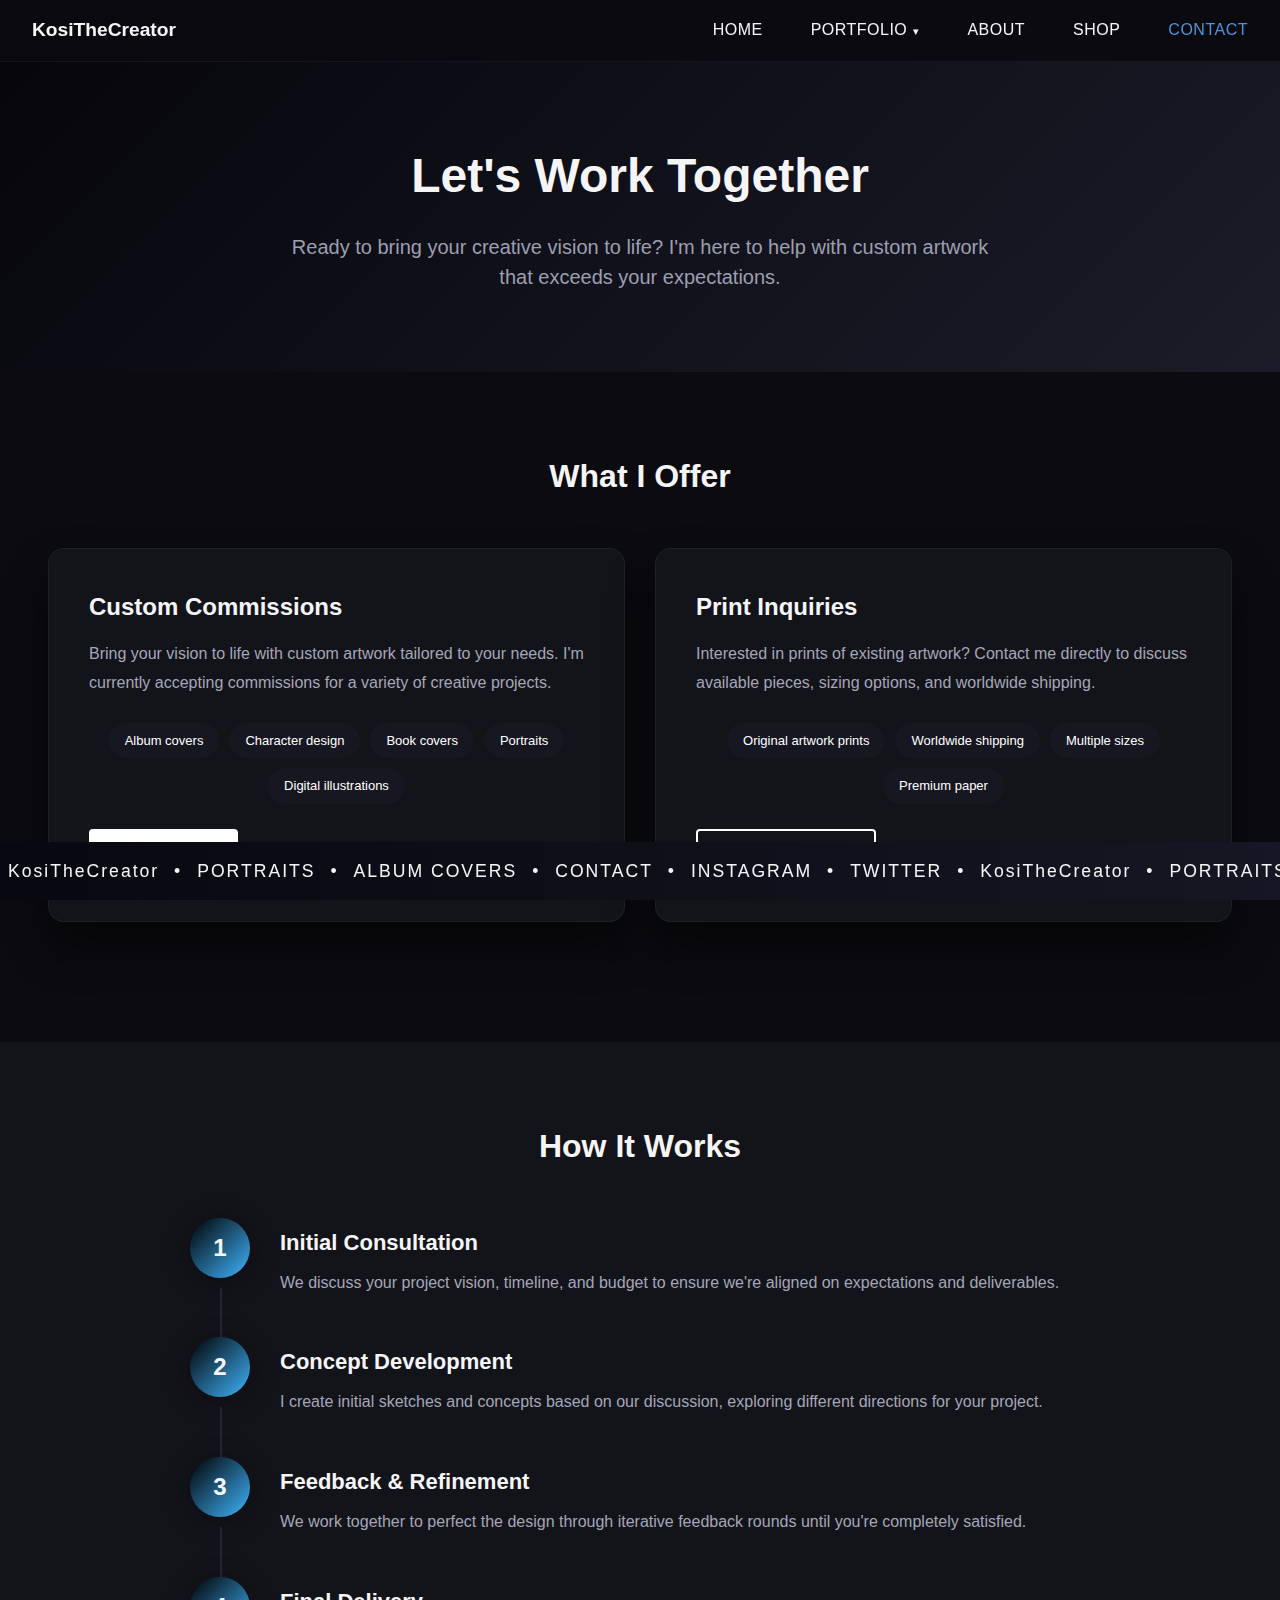
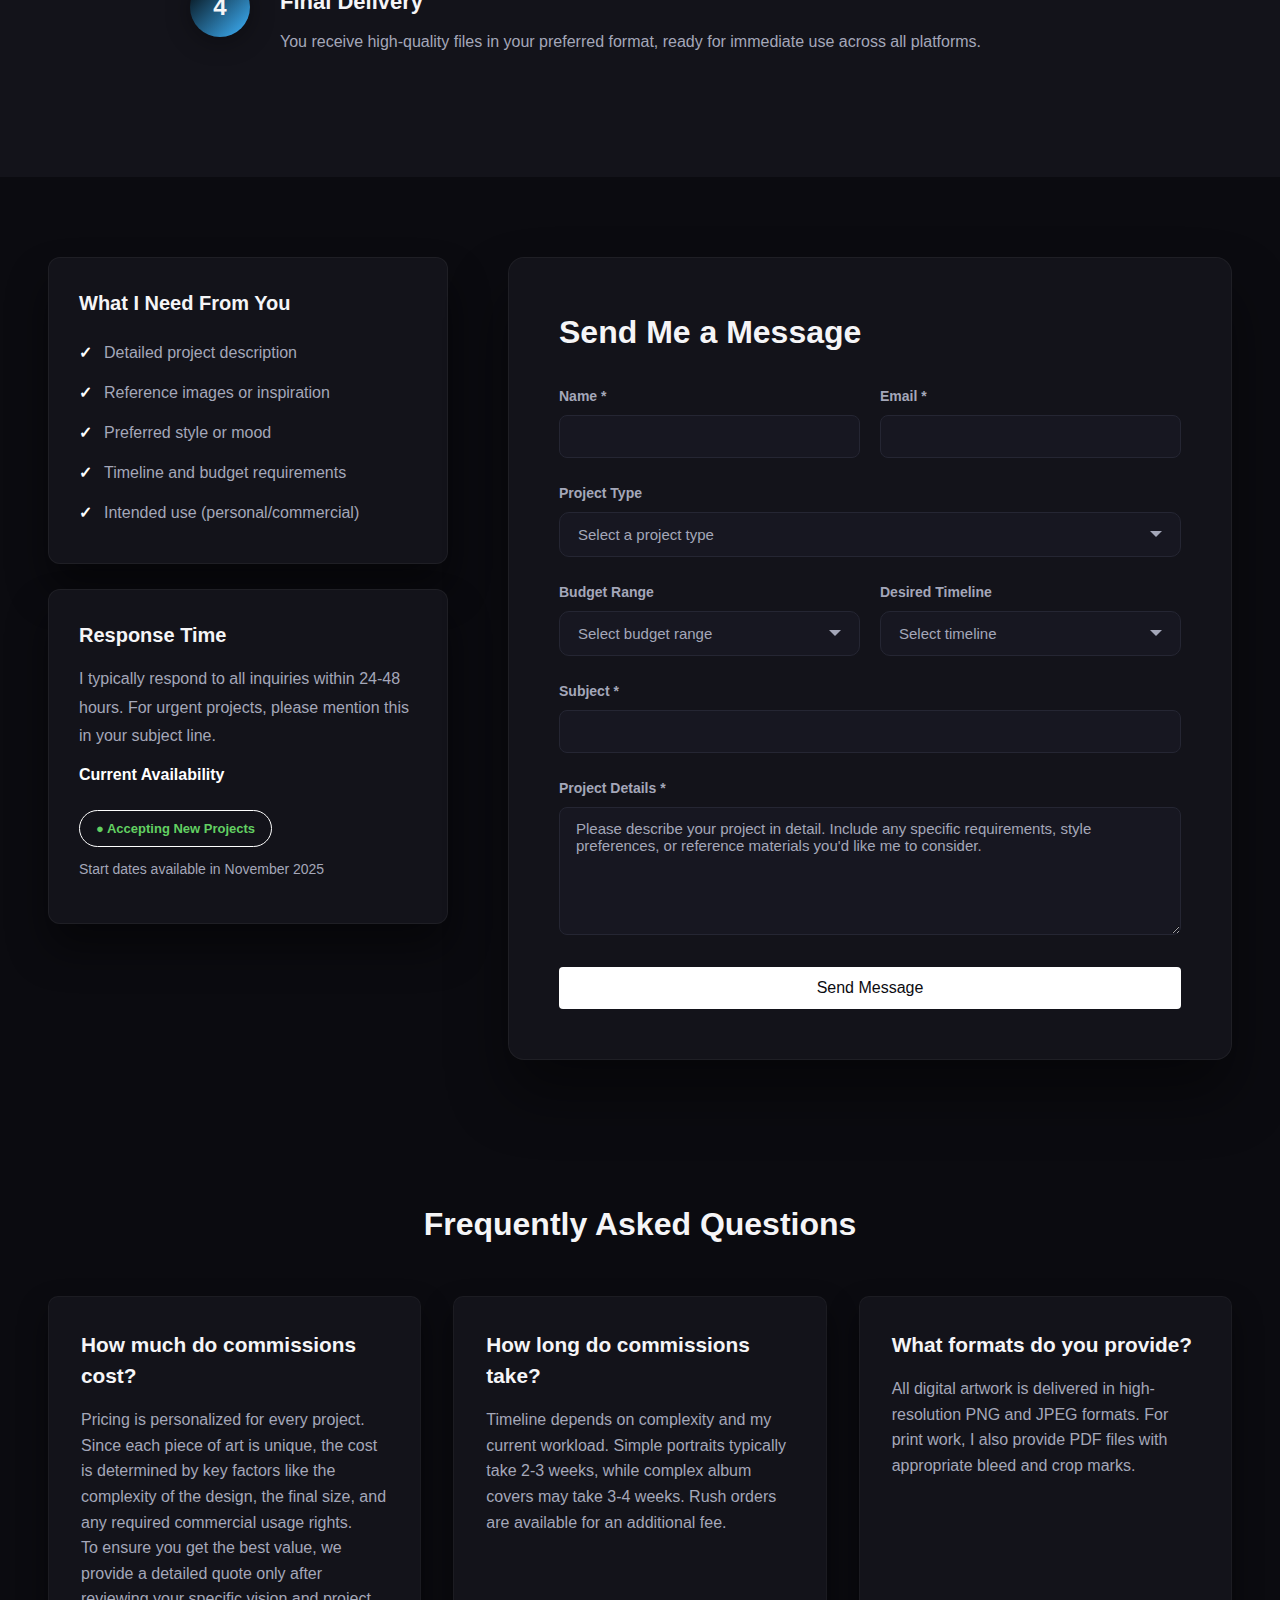
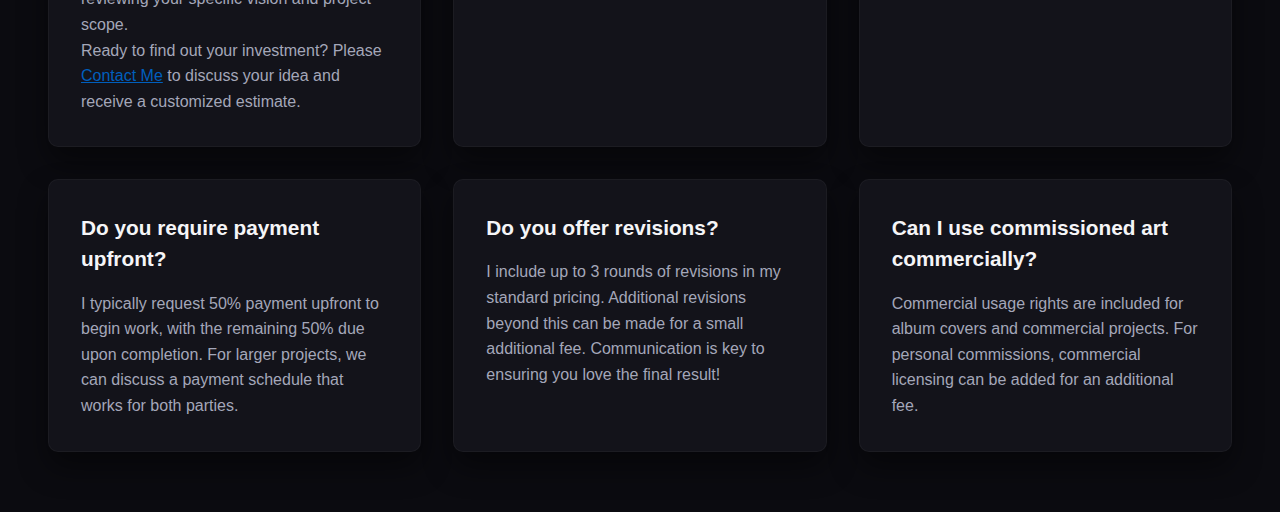
<file: contact.html>
<!DOCTYPE html>
<html lang="en">
<head>
    <meta charset="UTF-8">
    <meta name="viewport" content="width=device-width, initial-scale=1.0">
    <title>Contact - KosiTheCreator</title>
    <link rel="stylesheet" href="styles.css">
    <link rel="icon" type="image/x-icon" sizes="32x32" href="[data-uri]">
</head>
<body>
    <nav class="top-nav">
        <div class="nav-container">
            <div class="logo"><a href="index.html">KosiTheCreator</a></div>
            <ul class="nav-links">
                <li><a href="index.html">HOME</a></li>
                <li class="has-dropdown">
                    <a href="portfolio.html">PORTFOLIO</a>
                    <div class="dropdown-menu">
                        <a href="portfolio.html">PORTRAITS</a>
                        <a href="portfolio-albums.html">ALBUM COVERS</a>
                    </div>
                </li>
                <li><a href="about.html">ABOUT</a></li>
                <li><a href="shop.html">SHOP</a></li>
                <li><a href="contact.html" class="active">CONTACT</a></li>
            </ul>
            <div class="mobile-menu">
                <span></span>
                <span></span>
                <span></span>
            </div>
        </div>
    </nav>

    <section class="hero-section">
        <div class="container">
            <h1>Let's Work Together</h1>
            <p>Ready to bring your creative vision to life? I'm here to help with custom artwork that exceeds your expectations.</p>
        </div>
    </section>

    <section class="services-section">
        <div class="container">
            <h2 class="section-title">What I Offer</h2>
            <div class="services-grid">
                <div class="service-card">
                    <h3>Custom Commissions</h3>
                    <p>Bring your vision to life with custom artwork tailored to your needs. I'm currently accepting commissions for a variety of creative projects.</p>
                    <div class="service-tags">
                        <span class="service-tag">Album covers</span>
                        <span class="service-tag">Character design</span>
                        <span class="service-tag">Book covers</span>
                        <span class="service-tag">Portraits</span>
                        <span class="service-tag">Digital illustrations</span>
                    </div>
                    <a href="#contact-form" class="btn btn-primary">Start a Project</a>
                </div>
                <div class="service-card">
                    <h3>Print Inquiries</h3>
                    <p>Interested in prints of existing artwork? Contact me directly to discuss available pieces, sizing options, and worldwide shipping.</p>
                    <div class="service-tags">
                        <span class="service-tag">Original artwork prints</span>
                        <span class="service-tag">Worldwide shipping</span>
                        <span class="service-tag">Multiple sizes</span>
                        <span class="service-tag">Premium paper</span>
                    </div>
                    <a href="#contact-form" class="btn btn-secondary">Request Print Info</a>
                </div>
            </div>
        </div>
    </section>

    <section class="process-section">
        <div class="container">
            <h2 class="section-title">How It Works</h2>
            <div class="process-timeline">
                <div class="process-step">
                    <div class="step-number">1</div>
                    <div class="step-content">
                        <h3>Initial Consultation</h3>
                        <p>We discuss your project vision, timeline, and budget to ensure we're aligned on expectations and deliverables.</p>
                    </div>
                </div>
                <div class="process-step">
                    <div class="step-number">2</div>
                    <div class="step-content">
                        <h3>Concept Development</h3>
                        <p>I create initial sketches and concepts based on our discussion, exploring different directions for your project.</p>
                    </div>
                </div>
                <div class="process-step">
                    <div class="step-number">3</div>
                    <div class="step-content">
                        <h3>Feedback & Refinement</h3>
                        <p>We work together to perfect the design through iterative feedback rounds until you're completely satisfied.</p>
                    </div>
                </div>
                <div class="process-step">
                    <div class="step-number">4</div>
                    <div class="step-content">
                        <h3>Final Delivery</h3>
                        <p>You receive high-quality files in your preferred format, ready for immediate use across all platforms.</p>
                    </div>
                </div>
            </div>
        </div>
    </section>

    <section class="contact-section" id="contact-form">
        <div class="container">
            <div class="contact-grid">
                <div class="contact-sidebar">
                    <div class="info-card">
                        <h3>What I Need From You</h3>
                        <ul>
                            <li>Detailed project description</li>
                            <li>Reference images or inspiration</li>
                            <li>Preferred style or mood</li>
                            <li>Timeline and budget requirements</li>
                            <li>Intended use (personal/commercial)</li>
                        </ul>
                    </div>
                    <div class="info-card">
                        <h3>Response Time</h3>
                        <p>I typically respond to all inquiries within 24-48 hours. For urgent projects, please mention this in your subject line.</p>
                        <p><strong>Current Availability</strong></p>
                        <span class="availability-badge">● Accepting New Projects</span>
                        <p style="margin-top: 10px; font-size: 14px;">Start dates available in November 2025</p>
                    </div>
                </div>
                <div class="contact-form">
                    <h2>Send Me a Message</h2>
                    <form id="commission-form">
                        <div class="form-row">
                            <div class="form-group">
                                <label for="name">Name *</label>
                                <input type="text" id="name" name="name" required>
                            </div>
                            <div class="form-group">
                                <label for="email">Email *</label>
                                <input type="email" id="email" name="email" required>
                            </div>
                        </div>
                                                <div class="form-group">
                            <label>Project Type</label>
                            <div class="custom-dropdown" data-name="project-type">
                                <div class="dropdown-selected placeholder">
                                    <span>Select a project type</span>
                                    <div class="dropdown-arrow"></div>
                                </div>
                                <div class="dropdown-options">
                                    <div class="dropdown-option" data-value="album-cover">Album Cover Design</div>
                                    <div class="dropdown-option" data-value="book-cover">Book Cover Design</div>
                                    <div class="dropdown-option" data-value="character-design">Character Design</div>
                                    <div class="dropdown-option" data-value="portrait">Portrait Commission</div>
                                    <div class="dropdown-option" data-value="illustration">Custom Illustration</div>
                                    <div class="dropdown-option" data-value="print-inquiry">Print Inquiry</div>
                                    <div class="dropdown-option" data-value="other">Other</div>
                                </div>
                            </div>
                        </div>

                        <div class="form-row">
                                                    <div class="form-group">
                            <label>Budget Range</label>
                            <div class="custom-dropdown" data-name="budget">
                                <div class="dropdown-selected placeholder">
                                    <span>Select budget range</span>
                                    <div class="dropdown-arrow"></div>
                                </div>
                                <div class="dropdown-options">
                                    <div class="dropdown-option" data-value="under-200">Under $200</div>
                                    <div class="dropdown-option" data-value="200-500">$200 - $500</div>
                                    <div class="dropdown-option" data-value="500-1000">$500 - $1,000</div>
                                    <div class="dropdown-option" data-value="1000-plus">$1,000+</div>
                                    <div class="dropdown-option" data-value="discuss">Prefer to discuss</div>
                                </div>
                            </div>
                        </div>

                                                    <div class="form-group">
                            <label>Desired Timeline</label>
                            <div class="custom-dropdown" data-name="timeline">
                                <div class="dropdown-selected placeholder">
                                    <span>Select timeline</span>
                                    <div class="dropdown-arrow"></div>
                                </div>
                                <div class="dropdown-options">
                                    <div class="dropdown-option" data-value="flexible">Flexible</div>
                                    <div class="dropdown-option" data-value="2-3-weeks">2-3 weeks</div>
                                    <div class="dropdown-option" data-value="1-month">1 month</div>
                                    <div class="dropdown-option" data-value="2-months">2+ months</div>
                                    <div class="dropdown-option" data-value="rush">Rush (additional fee)</div>
                                </div>
                            </div>
                        </div>

                        </div>
                        <div class="form-group">
                            <label for="subject">Subject *</label>
                            <input type="text" id="subject" name="subject" required>
                        </div>
                        <div class="form-group">
                            <label for="message">Project Details *</label>
                            <textarea id="message" name="message" rows="6" placeholder="Please describe your project in detail. Include any specific requirements, style preferences, or reference materials you'd like me to consider." required></textarea>
                        </div>
                        <button type="submit" class="btn btn-primary">Send Message</button>
                    </form>
                </div>
            </div>
        </div>
    </section>

    <section class="contact-faq">
        <div class="container">
            <h2 class="section-title">Frequently Asked Questions</h2>
            <div class="faq-grid">
                <div class="faq-item">
                    <h3>How much do commissions cost?</h3>
                    <p>Pricing is personalized for every project. Since each piece of art is unique, the cost is determined by key factors like the complexity of the design, the final size, and any required commercial usage rights.</p>
                    <p>To ensure you get the best value, we provide a detailed quote only after reviewing your specific vision and project scope.</p>
                    <p>Ready to find out your investment? Please <a href="#contact-form">Contact Me</a> to discuss your idea and receive a customized estimate.</p>
                </div>
                <div class="faq-item">
                    <h3>How long do commissions take?</h3>
                    <p>Timeline depends on complexity and my current workload. Simple portraits typically take 2-3 weeks, while complex album covers may take 3-4 weeks. Rush orders are available for an additional fee.</p>
                </div>
                <div class="faq-item">
                    <h3>What formats do you provide?</h3>
                    <p>All digital artwork is delivered in high-resolution PNG and JPEG formats. For print work, I also provide PDF files with appropriate bleed and crop marks.</p>
                </div>
                <div class="faq-item">
                    <h3>Do you require payment upfront?</h3>
                    <p>I typically request 50% payment upfront to begin work, with the remaining 50% due upon completion. For larger projects, we can discuss a payment schedule that works for both parties.</p>
                </div>
                <div class="faq-item">
                    <h3>Do you offer revisions?</h3>
                    <p>I include up to 3 rounds of revisions in my standard pricing. Additional revisions beyond this can be made for a small additional fee. Communication is key to ensuring you love the final result!</p>
                </div>
                <div class="faq-item">
                    <h3>Can I use commissioned art commercially?</h3>
                    <p>Commercial usage rights are included for album covers and commercial projects. For personal commissions, commercial licensing can be added for an additional fee.</p>
                </div>
            </div>
        </div>
    </section>

    <div class="scrolling-nav">
        <div class="marquee">
            <span>
                <a href="index.html">KosiTheCreator</a> • 
                <a href="portfolio.html">PORTRAITS</a> • 
                <a href="portfolio-albums.html">ALBUM COVERS</a> • 
                <a href="contact.html">CONTACT</a> • 
                <a href="https://www.instagram.com/KosiTheCreator/" target="_blank" rel="noopener noreferrer">INSTAGRAM</a> • 
                <a href="https://x.com/kosithecreator" target="_blank" rel="noopener noreferrer">TWITTER</a> • 
                <a href="index.html">KosiTheCreator</a> • 
                <a href="portfolio.html">PORTRAITS</a> • 
                <a href="portfolio-albums.html">ALBUM COVERS</a> • 
                <a href="contact.html">CONTACT</a> • 
                <a href="https://www.instagram.com/KosiTheCreator/" target="_blank" rel="noopener noreferrer">INSTAGRAM</a> • 
                <a href="https://x.com/kosithecreator" target="_blank" rel="noopener noreferrer">TWITTER</a> • 
            </span>
        </div>
    </div>
<!-- 
    <footer>
        <div class="container">
            <p>&copy; 2024 KosiTheCreator. All rights reserved.</p>
        </div>
    </footer> -->

    <script>
        document.querySelectorAll('a[href^="#"]').forEach(anchor => {
            anchor.addEventListener('click', function (e) {
                const target = document.querySelector(this.getAttribute('href'));
                if (target) {
                    e.preventDefault();
                    target.scrollIntoView({ behavior: 'smooth', block: 'start' });
                }
            });
        });

        const form = document.getElementById('commission-form');
        if (form) {
            form.addEventListener('submit', function(e) {
                e.preventDefault();
                const formData = {
                    name: document.getElementById('name').value,
                    email: document.getElementById('email').value,
                    message: document.getElementById('message').value
                };
                document.querySelectorAll('.custom-dropdown').forEach(dropdown => {
                    formData[dropdown.dataset.name] = dropdown.dataset.value || '';
                });
                console.log('Form Data:', formData);
                alert('Thank you for your inquiry! I will respond within 24-48 hours.');
                form.reset();
                document.querySelectorAll('.dropdown-selected').forEach(selected => {
                    selected.classList.add('placeholder');
                    selected.querySelector('span').textContent = selected.parentElement.dataset.name.includes('budget') ? 'Select budget range' : selected.parentElement.dataset.name === 'project-type' ? 'Select a project type' : 'Select timeline';
                });
                document.querySelectorAll('.dropdown-option').forEach(option => option.classList.remove('selected'));
                document.querySelectorAll('.custom-dropdown').forEach(dropdown => delete dropdown.dataset.value);
            });
        }

        document.querySelectorAll('.custom-dropdown').forEach(dropdown => {
            const selected = dropdown.querySelector('.dropdown-selected');
            const options = dropdown.querySelector('.dropdown-options');
            const optionElements = dropdown.querySelectorAll('.dropdown-option');

            const closeDropdown = () => {
                options.classList.remove('show');
                selected.classList.remove('active');
            };

            selected.addEventListener('click', (e) => {
                e.stopPropagation();
                const isOpen = options.classList.contains('show');
                document.querySelectorAll('.dropdown-options').forEach(opt => {
                    opt.classList.remove('show');
                    opt.previousElementSibling.classList.remove('active');
                });
                if (!isOpen) {
                    options.classList.add('show');
                    selected.classList.add('active');
                }
            });

            optionElements.forEach(option => {
                option.addEventListener('click', () => {
                    const value = option.dataset.value;
                    selected.querySelector('span').textContent = option.textContent;
                    selected.classList.remove('placeholder');
                    optionElements.forEach(opt => opt.classList.remove('selected'));
                    option.classList.add('selected');
                    dropdown.dataset.value = value;
                    closeDropdown();
                });
            });
        });

        document.addEventListener('click', () => {
            document.querySelectorAll('.dropdown-options').forEach(options => {
                options.classList.remove('show');
                options.previousElementSibling.classList.remove('active');
            });
        });
    </script>
    <script src="script.js"></script>
</body>
</html>
</file>
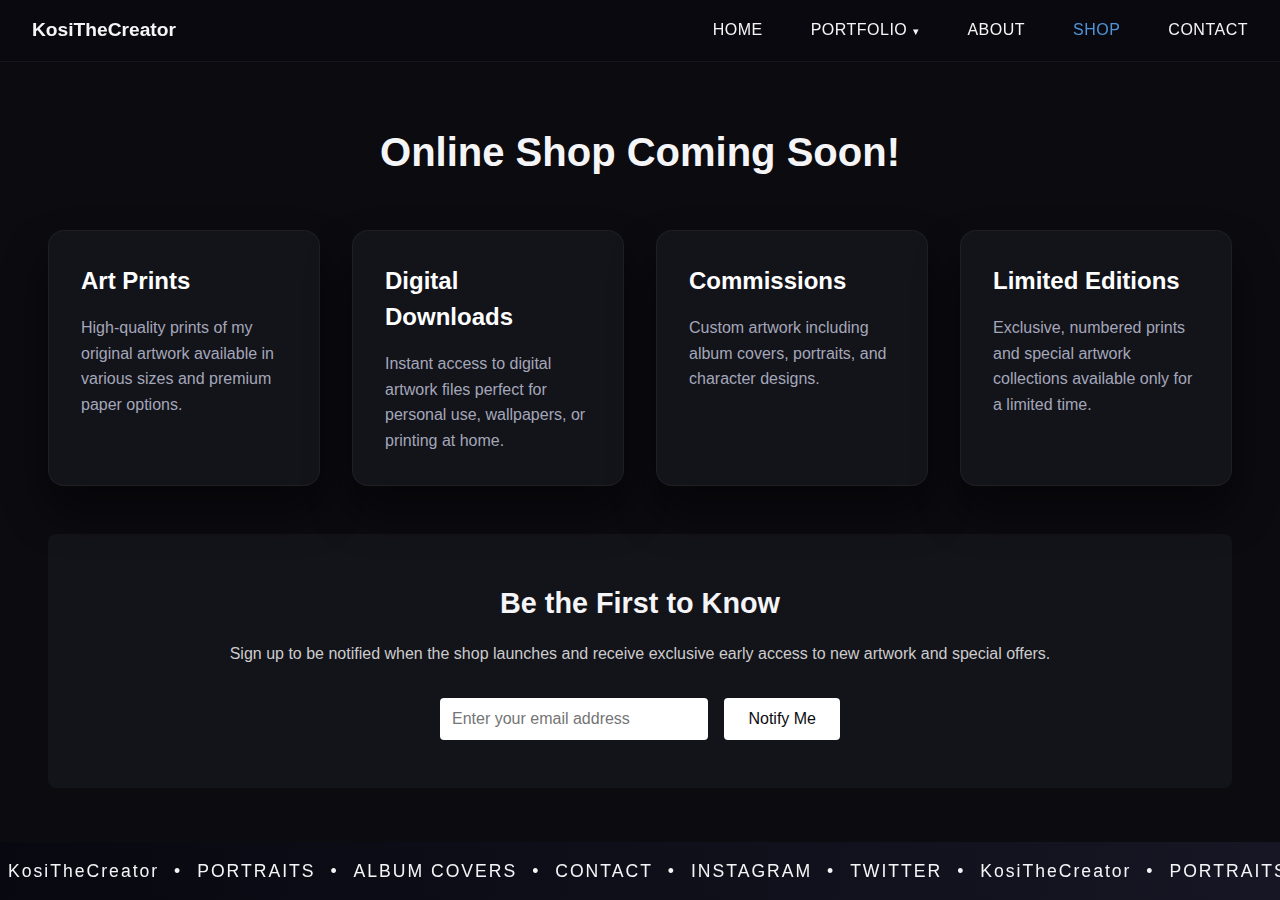
<file: shop.html>
<!DOCTYPE html>
<html lang="en">
<head>
    <meta charset="UTF-8">
    <meta name="viewport" content="width=device-width, initial-scale=1.0">
    <title>Shop - KosiTheCreator</title>
    <link rel="stylesheet" href="styles.css">
    <link rel="icon" type="image/x-icon" sizes="32x32" href="[data-uri]">
    <style>
        .services {
            display: flex;
            flex-wrap: wrap;
            gap: 10px;
            margin: 12px 0 20px;
        }

        .service-tag {
            background: #f0f0f0;
            padding: 8px 16px;
            border-radius: 20px;
            font-size: 14px;
            color: #333;
            transition: background 0.2s;
        }

        .service-tag:hover {
            background: #e0e0e0;
        }

        .cta-button {
            display: inline-flex;
            align-items: center;
            justify-content: center;
            background: #1a1a1a;
            color: #fff;
            padding: 12px 24px;
            border-radius: 6px;
            text-decoration: none;
            font-weight: 500;
            transition: background 0.2s;
        }

        .cta-button:hover {
            background: #333;
            color:white;
        }
    </style>
</head>
<body>
    <!-- Navigation -->
    <nav class="top-nav">
        <div class="nav-container">
            <div class="logo"><a href="index.html">KosiTheCreator</a></div>
            <ul class="nav-links">
                <li><a href="index.html">HOME</a></li>
                <li class="has-dropdown">
                    <a href="portfolio.html">PORTFOLIO</a>
                    <div class="dropdown-menu">
                        <a href="portfolio.html">PORTRAITS</a>
                        <a href="portfolio-albums.html">ALBUM COVERS</a>
                    </div>
                </li>
                <li><a href="about.html">ABOUT</a></li>
                <li><a href="shop.html" class="active">SHOP</a></li>
                <li><a href="contact.html">CONTACT</a></li>
            </ul>
            <div class="mobile-menu">
                <span></span>
                <span></span>
                <span></span>
            </div>
        </div>
    </nav>

    <!-- Shop Header -->
    <section class="page-header">
        <div class="container">
            <!-- <h1>Shop</h1>
            <p>Original artwork, prints, and commission services</p> -->
        </div>
    </section>

    <!-- Coming Soon Section -->
    <section class="coming-soon-section">
        <div class="container">
            <div class="coming-soon-content">
                <h2>Online Shop Coming Soon!</h2>
                <!-- <p class="lead">I'm currently working on setting up my online shop where you'll be able to purchase prints, digital downloads, and commission custom artwork. This will include high-quality reproductions of my work as well as exclusive digital art pieces.</p> -->
                
                <div class="shop-features">
                    <div class="feature-grid">
                        <div class="feature-item">
                            <h3>Art Prints</h3>
                            <p>High-quality prints of my original artwork available in various sizes and premium paper options.</p>
                        </div>
                        <div class="feature-item">
                            <h3>Digital Downloads</h3>
                            <p>Instant access to digital artwork files perfect for personal use, wallpapers, or printing at home.</p>
                        </div>
                        <div class="feature-item">
                            <h3>Commissions </h3>
                            <p>Custom artwork including album covers, portraits, and character designs.</p>
                        </div>
                        <div class="feature-item">
                            <h3>Limited Editions</h3>
                            <p>Exclusive, numbered prints and special artwork collections available only for a limited time.</p>
                        </div>
                    </div>
                </div>

                <div class="notify-signup">
                    <h3>Be the First to Know</h3>
                    <p>Sign up to be notified when the shop launches and receive exclusive early access to new artwork and special offers.</p>
                    <form class="notify-form">
                        <input type="email" placeholder="Enter your email address" required>
                        <button type="submit" class="btn btn-primary">Notify Me</button>
                    </form>
                </div>
            </div>
        </div>
    </section>

    <div class="scrolling-nav">
        <div class="marquee">
            <span>
                <a href="index.html">KosiTheCreator</a> • 
                <a href="portfolio.html">PORTRAITS</a> • 
                <a href="portfolio-albums.html">ALBUM COVERS</a> • 
                <a href="contact.html">CONTACT</a> • 
                <a href="https://www.instagram.com/KosiTheCreator/" target="_blank" rel="noopener noreferrer">INSTAGRAM</a> • 
                <a href="https://x.com/kosithecreator" target="_blank" rel="noopener noreferrer">TWITTER</a> • 
                <a href="index.html">KosiTheCreator</a> • 
                <a href="portfolio.html">PORTRAITS</a> • 
                <a href="portfolio-albums.html">ALBUM COVERS</a> • 
                <a href="contact.html">CONTACT</a> • 
                <a href="https://www.instagram.com/KosiTheCreator/" target="_blank" rel="noopener noreferrer">INSTAGRAM</a> • 
                <a href="https://x.com/kosithecreator" target="_blank" rel="noopener noreferrer">TWITTER</a> • 
            </span>
        </div>
    </div>

    <!-- Footer -->
    <!-- <footer>
        <div class="container">
            <p>&copy; 2024 KosiTheCreator. All rights reserved.</p>
        </div>
    </footer> -->

    <script src="script.js"></script>
</body>
</html>
</file>
<file: styles.css>
/* Reset and Base Styles */
* {
    margin: 0;
    padding: 0;
    box-sizing: border-box;
}

/* body {
    font-family: Arial, sans-serif;
    background-color: #faf9f7;
    color: #333;
    line-height: 1.4;
    overflow-x: hidden;
    background-image: url("data:image/svg+xml,%3Csvg xmlns='http://www.w3.org/2000/svg' width='100' height='100'%3E%3Cfilter id='n'%3E%3CfeTurbulence baseFrequency='0.7' numOctaves='10' seed='1'/%3E%3CfeColorMatrix values='0 0 0 0 0 0 0 0 0 0 0 0 0 0 0 0 0 0 1 0'/%3E%3C/filter%3E%3Crect width='100%25' height='100%25' filter='url(%23n)' opacity='0.2'/%3E%3C/svg%3E");
} */
:root {
    --bg: #0B0B10;
    --surface: #13131A;
    --surface-alt: #171721;
    --text: #F5F5F7;
    --subtext: #A4A7B9;
    /* --accent: #002951; */
    --accent: #5094d8;

    /* --accent:#005fbd; */
    --accent-alt: #FFB347;
    --accent-alt: #5094d8;
}

body {
    font-family: -apple-system, BlinkMacSystemFont, 'Segoe UI', Roboto, Oxygen, Ubuntu, Cantarell, 'Open Sans', 'Helvetica Neue', sans-serif, 'Sans Serif', Icons;
    background-color: var(--bg);
    color: var(--text);
    line-height: 1.5;
    overflow-x: hidden;
}

h1, h2, h3, h4, h5, h6,
p, li, span, label, input, textarea, select, small {
    color: var(--text);
}

a {
    /* color: var(--accent-alt); */
    color: #005fbd;
    transition: color 0.2s ease;
}

a:hover {
    /* color: var(--accent); */
    color: #005fbd;
}

/* Navigation Styles */
nav {
    position: fixed;
    top: 0;
    width: 100%;
    background: rgba(10, 10, 15, 0.92);
    background-color: rgba(10, 10, 15, 0.92);
;
    backdrop-filter: blur(14px);
    z-index: 1000;
    padding: 1rem 2rem;
    border-bottom: 1px solid rgba(255, 255, 255, 0.05);
}

.nav-container {
    max-width: 1400px;
    margin: 0 auto;
    display: flex;
    justify-content: space-between;
    align-items: center;
    background-color: (10, 10, 15, 0.92);

}

.logo {
    font-size: 1.2rem;
    font-weight: 600;
    color: #F5F5F7;
    text-decoration: none;
}

.logo a {
    color: #F5F5F7;
    text-decoration: none;
    transition: color 0.3s ease;
}

.logo a:hover {
    color: var(--accent);
}

.nav-links {
    display: flex;
    gap: 3rem;
    list-style: none;
    position: relative;
}

.nav-links li {
    display: inline-block;
    position: relative;
}

.nav-links a {
    text-decoration: none;
    color: #F5F5F7;
    font-size: 1rem;
    font-weight: 500;
    letter-spacing: 0.5px;
    transition: color 0.3s ease;
}

.nav-links a:hover,
.nav-links a.active {
    color: var(--accent);
}

.nav-links .has-dropdown > a::after {
    content: '▾';
    margin-left: 0.35rem;
    font-size: 0.7em;
}

.dropdown-menu {
    position: absolute;
    top: 100%;
    left: 0;
    display: none;
    flex-direction: column;
    background: #13131A;
    border: 1px solid rgba(255, 255, 255, 0.04);
    border-radius: 6px;
    min-width: 180px;
    padding: 0.5rem 0;
    box-shadow: 0 12px 30px rgba(0, 0, 0, 0.45);
    z-index: 20;
}

.dropdown-menu a {
    padding: 0.5rem 1rem;
    color: #F5F5F7;
    text-transform: uppercase;
    font-size: 0.85rem;
    letter-spacing: 0.2em;
    display: block;
}

.dropdown-menu a:hover,
.dropdown-menu a.active {
    background: rgba(0, 41, 81, 0.2);
    color: var(--accent);
}

.nav-links .has-dropdown:hover > .dropdown-menu,
.nav-links .has-dropdown:focus-within > .dropdown-menu {
    display: flex;
}

.mobile-menu {
    display: none;
    flex-direction: column;
    cursor: pointer;
}

.mobile-menu span {
    width: 25px;
    height: 3px;
    background: #333;
    margin: 3px 0;
    transition: 0.3s;
}


/* Main Container */
.main-container {
    padding-top: 80px;
    padding-bottom: 80px;
    max-width: 1400px;
    margin: 0 auto;
    padding-left: 2rem;
    padding-right: 2rem;
    background-color: #0B0B10;
}

/* Carousel section used on the home page */
.home-carousel-section {
    padding: 4rem 0 3rem;
}

.carousel-header {
    text-align: center;
    margin-bottom: 2rem;
    max-width: 760px;
    margin-left: auto;
    margin-right: auto;
}

.carousel-eyebrow {
    letter-spacing: 0.6em;
    text-transform: uppercase;
    font-size: 0.75rem;
    color: var(--subtext);
    margin-bottom: 0.5rem;
}

.about-page p {
    font-family: 'Proxima Nova', -apple-system, BlinkMacSystemFont, 'Segoe UI', Roboto, Oxygen, Ubuntu, Cantarell, 'Open Sans', 'Helvetica Neue', sans-serif;
    font-size: 0.75rem;
    color: #666;
    text-transform: none;
}

.about-page .about-text p {
    margin-bottom: 1.5rem;
}

.carousel-header h1 {
    font-size: clamp(2rem, 2.5vw, 3rem);
    letter-spacing: 0.2em;
    text-transform: uppercase;
    margin-bottom: 0.5rem;
}

.carousel-description,
.portfolio-description {
    color: #4a4a4a;
    font-size: 1rem;
    line-height: 1.6;
    margin: 0 auto;
}

.carousel-wrapper {
    position: relative;
    margin-bottom: 1.5rem;
}

.carousel-track-wrapper {
    overflow: hidden;
}

.carousel-track {
    display: flex;
    gap: 1.5rem;
    overflow-x: auto;
    scroll-snap-type: x mandatory;
    -webkit-overflow-scrolling: touch;
    scroll-behavior: smooth;
    padding-bottom: 1rem;
    padding-top: 0.5rem;
}

.carousel-track::-webkit-scrollbar {
    display: none;
}

.carousel-track {
    scrollbar-width: none;
    -ms-overflow-style: none;
}

.carousel-card {
    flex: 0 0 calc((100% - 3rem) / 3);
    border-radius: 12px;
    overflow: hidden;
    scroll-snap-align: start;
    position: relative;
    min-height: 360px;
    box-shadow: 0 15px 40px rgba(0, 0, 0, 0.35);
}

.carousel-card:hover {
    cursor: url('images/about/cursor_small.png') 6 6, pointer;
    transform: translateY(-4px);
    transition: transform 0.25s ease;
}

.carousel-card img {
    width: 100%;
    height: 100%;
    object-fit: cover;
    display: block;
}

.carousel-control {
    position: absolute;
    top: 50%;
    transform: translateY(-50%);
    width: 44px;
    height: 44px;
    border-radius: 999px;
    border: none;
    background: rgba(19, 19, 26, 0.9);
    box-shadow: 0 8px 18px rgba(0, 0, 0, 0.45);
    display: flex;
    align-items: center;
    justify-content: center;
    font-size: 1.2rem;
    color: #F5F5F7;
    cursor: pointer;
    transition: transform 0.2s ease, background 0.2s ease;
    z-index: 2;
}

.carousel-control:hover {
    background: var(--accent);
    transform: translateY(-50%) scale(1.05);
}

.carousel-control:disabled {
    opacity: 0.3;
    cursor: not-allowed;
}

.carousel-control.prev {
    left: -10px;
}

.carousel-control.next {
    right: -10px;
}

.carousel-actions {
    text-align: center;
    margin-top: 1.5rem;
}

.carousel-actions .more-link {
    letter-spacing: 0.3em;
    padding: 1rem 2.5rem;
}

@media (max-width: 1100px) {
    .carousel-card {
        flex: 0 0 calc((100% - 2rem) / 2);
    }
}

@media (max-width: 720px) {
    .carousel-card {
        flex: 0 0 calc(100% - 1rem);
    }

    .carousel-header h1 {
        letter-spacing: 0.1em;
    }

    .carousel-control {
        display: none;
    }
}

/* Artwork Grid */
.artwork-grid {
    display: grid;
    grid-template-columns: repeat(auto-fit, minmax(300px, 1fr));
    gap: 2rem;
    padding: 2rem 0;
}

/* Removed scroll optimizations that were causing conflicts */

/* Responsive optimizations */
@media (max-width: 768px) {
    .artwork-grid {
        grid-template-columns: repeat(auto-fit, minmax(250px, 1fr));
        gap: 1rem;
        padding: 1rem 0;
    }

    .artwork-link img {
        height: 250px;
    }
}

/* Loading state */
.loading-grid {
    grid-column: 1 / -1;
    text-align: center;
    padding: 4rem 2rem;
    font-size: 1.2rem;
    color: #666;
    font-weight: 500;
}

.artwork-link {
    position: relative;
    display: block;
    text-decoration: none;
    transition: transform 0.3s ease;
    overflow: hidden;
    border-radius: 4px;
}

.artwork-link:hover {
    transform: translateY(-5px);
    cursor: url('images/about/cursor_small.png') 6 6, pointer;
}

.artwork-link img {
    width: 100%;
    height: 300px;
    object-fit: cover;
    display: block;
}


.artwork-overlay {
    position: absolute;
    top: 0;
    left: 0;
    right: 0;
    bottom: 0;
    background: rgba(0, 0, 0, 0.8);
    padding: 2rem 1rem;
    display: flex;
    align-items: center;
    justify-content: center;
    transform: translateY(0);
    opacity: 0;
    transition: opacity 0.2s ease;
}

.artwork-link:hover .artwork-overlay {
    opacity: 0.3;
}

.artwork-overlay small {
    color: #666;
    font-size: 1.2rem;
    font-weight: 500;
    letter-spacing: 1px;
    text-transform: uppercase;
    text-align: center;
}

/* Scrolling Navigation Footer */
.scrolling-nav {
    position: fixed;
    bottom: 0;
    left: 0;
    width: 100%;
    background: linear-gradient(90deg, #080810 0%, #161624 100%);
    color: var(--text);
    padding: 1rem 0;
    z-index: 100;
    overflow: hidden;
}

.marquee {
    white-space: nowrap;
    animation: scroll-left 30s linear infinite;
    font-size: 1.1rem;
    font-weight: 500;
    letter-spacing: 2px;
    display: flex;
    align-items: center;
}

@keyframes scroll-left {
    0% {
        transform: translateX(0%);
    }

    100% {
        transform: translateX(-50%);
    }
}

.marquee span {
    display: inline-block;
    white-space: nowrap;
    min-width: 200%;
}

.marquee a {
    color: var(--text);
    text-decoration: none;
    transition: color 0.3s ease;
    padding: 0 0.5rem;
}

.marquee a:hover {
    color: var(--accent);
    text-decoration: underline;
}

/* Ensure continuous scrolling without breaks */
.marquee {
    will-change: transform;
}

/* Individual Artwork Page Styles */
.artwork-detail-page {
    min-height: 100vh;
    display: flex;
    flex-direction: column;
}

.artwork-detail-overlay {
    position: fixed;
    inset: 0;
    background: rgba(5, 5, 5, 0.95);
    display: none;
    align-items: center;
    justify-content: center;
    z-index: 2000;
    padding: 3rem 1rem;
}

.artwork-detail-overlay.is-visible {
    display: flex;
}

.artwork-detail-overlay .artwork-viewer {
    padding: 0;
    width: 100%;
}

.overlay-close {
    position: fixed;
    top: 1.5rem;
    right: 1.5rem;
    background: var(--accent);
    border: none;
    border-radius: 999px;
    width: 48px;
    height: 48px;
    font-size: 1.25rem;
    cursor: pointer;
    box-shadow: 0 10px 30px rgba(0, 0, 0, 0.25);
    z-index: 2100;
}

.overlay-close:hover {
    transform: scale(1.05);
    background: var(--accent-alt);
}

.nav-arrow:disabled {
    opacity: 0.35;
    box-shadow: inset 0 0 0 2px rgba(255, 255, 255, 0.2);
    cursor: not-allowed;
    border-color: transparent;
}

.overlay-status {
    position: absolute;
    bottom: 1.5rem;
    left: 50%;
    transform: translateX(-50%);
    padding: 0.6rem 1.2rem;
    border-radius: 999px;
    background: rgba(0, 41, 81, 0.8);
    color: #fff;
    opacity: 0;
    pointer-events: none;
    letter-spacing: clamp(0.2em, 0.8vw, 0.4em);
    text-transform: uppercase;
    font-size: clamp(0.65rem, 1.4vw, 0.95rem);
    white-space: nowrap;
    transition: opacity 0.3s ease;
}

.overlay-status.status-visible {
    opacity: 1;
}

body.overlay-open {
    overflow: hidden;
}

.artwork-viewer {
    flex: 1;
    display: flex;
    align-items: center;
    justify-content: center;
    padding: 80px 2rem 80px;
    position: relative;
}

.artwork-container {
    position: relative;
    max-width: 90vw;
    max-height: 80vh;
    display: flex;
    align-items: center;
    justify-content: center;
}

.artwork-container img {
    max-width: 100%;
    max-height: 80vh;
    width: auto;
    height: auto;
    object-fit: contain;
    border-radius: 4px;
    box-shadow: 0 10px 40px rgba(0, 0, 0, 0.15);
    /* transition: opacity 0.4s ease, filter 0.4s ease; */
}

/* Navigation Arrows */
.nav-arrow {
    position: fixed;
    top: 50%;
    transform: translateY(-50%);
    background: rgba(0, 0, 0, 0.1);
    border: none;
    color: #333;
    width: 60px;
    height: 60px;
    border-radius: 50%;
    cursor: pointer;
    font-size: 1.5rem;
    display: flex;
    align-items: center;
    justify-content: center;
    transition: all 0.3s ease;
    z-index: 500;
}

.nav-arrow:hover {
    background: rgba(0, 0, 0, 0.2);
    transform: translateY(-50%) scale(1.1);
}

.nav-arrow:disabled {
    opacity: 0.3;
    cursor: not-allowed;
}

.nav-arrow:disabled:hover {
    transform: translateY(-50%) scale(1);
    background: rgba(0, 0, 0, 0.1);
}

.nav-arrow.prev {
    left: 2rem;
    font-weight: 700;
    font-size: 1.8rem;
    color: #fff;
}

.nav-arrow.next {
    right: 2rem;
    font-weight: 700;
    font-size: 1.8rem;
    color: #fff;
}

/* Page Header Styles */
.page-header {
    padding: 2px 0 60px;
    text-align: center;
    /* background: linear-gradient(135deg, #faf9f7 0%, #f5f3f0 100%); */
}

.page-header h1 {
    font-size: 3rem;
    font-weight: 300;
    margin-bottom: 1rem;
    color: #333;
}

.page-header p {
    font-size: 1.2rem;
    color: #666;
    max-width: 600px;
    margin: 0 auto;
}

/* Container Styles */
.container {
    max-width: 1200px;
    margin: 0 auto;
    padding: 0 0.5rem;
}

/* About Page Styles */
.about-content {
    padding: 40px 0;
}

.about-main {
    display: grid;
    grid-template-columns: 1fr 1fr;
    gap: 1rem;
    align-items: start;
}

.about-text h2 {
    font-size: 2rem;
    /* margin: auto 0; */
    margin-bottom: 1.5rem;
    color: #333;
}

.about-text h3 {
    font-size: 1.5rem;
    margin: 2rem 0 1rem;
    color: #333;
}

.about-text p {
    font-size: 1.1rem;
    line-height: 1.8;
    margin-bottom: 1.5rem;
    color: white;
    /* color:var(--subtext); */
    font-weight: 200;
}
.about-text {
    margin: auto 0;

}

.about-image {
    text-align: center;
}

.about-image img {
    width: 100%;
    height: auto;
    border-radius: 8px;
    /* box-shadow: 0 10px 30px rgba(0, 0, 0, 0.1); */

}

.image-caption {
    margin-top: 1rem;
    font-style: italic;
    color: #666;
}

.personal-section {
    padding: 60px 0;
    background: #f8f8f8;
    /* background: transparent !important; */

}

.personal-content h2 {
    font-size: 2rem;
    margin-bottom: 1.5rem;
    color: #333;
}

.personal-content p {
    font-size: 1.1rem;
    line-height: 1.8;
    margin-bottom: 1.5rem;
    color: #555;
}

.cta-section {
    background: #333;
    color: white;
    padding: 3rem;
    border-radius: 8px;
    text-align: center;
    margin-top: 3rem;
}

.cta-section h3 {
    font-size: 1.8rem;
    margin-bottom: 1rem;
}

.cta-section p {
    margin-bottom: 2rem;
    color: #ccc;
}

/* Button Styles */
.btn {
    display: inline-block;
    padding: 12px 24px;
    text-decoration: none;
    border-radius: 4px;
    font-weight: 500;
    transition: all 0.3s ease;
    border: none;
    cursor: pointer;
    font-size: 1rem;
    color: var(--text);
}

.btn-primary {
    /* background: var(--accent); */
    background-color: white;
    color: var(--bg);
}

.btn-primary:hover {
    /* background: var(--accent-alt); */
      background: var(--accent);

    transform: translateY(-2px);
    color:white;
}

.btn-secondary {
    background: transparent;
    /* color: var(--accent); */
    color: white;
    /* border: 2px solid var(--accent); */
        border: 2px solid white;

}

.btn-secondary:hover {
    /* background: var(--accent); */
    /* background: white; */
        background: var(--accent);

    /* color: var(--bg); */
    color:white;
    border: 2px solid var(--accent);

}

/* Contact Page Styles */
.contact-form-section {
    padding: 60px 0 80px;
    background: var(--bg);
}

.contact-grid {
    display: grid;
    grid-template-columns: 1fr 1fr;
    gap: 4rem;
    align-items: start;
}

.contact-form-container h2 {
    font-size: 2rem;
    margin-bottom: 2rem;
    color: var(--text);
}

.contact-form {
    background: var(--surface);
    padding: 2.5rem;
    border-radius: 14px;
    border: 1px solid rgba(255, 255, 255, 0.05);
    box-shadow: 0 30px 60px rgba(0, 0, 0, 0.4);
}

.form-row {
    display: grid;
    grid-template-columns: 1fr 1fr;
    gap: 1rem;
}

.form-group {
    margin-bottom: 1.5rem;
}

.form-group label {
    display: block;
    margin-bottom: 0.5rem;
    font-weight: 500;
    color: var(--subtext);
}

.form-group input,
.form-group textarea {
    width: 100%;
    padding: 12px;
    border: 1px solid #252633;
    border-radius: 6px;
    font-size: 0.65rem;
    transition: border-color 0.3s ease, background 0.3s ease;
    background: var(--surface-alt);
    color: var(--text);
}

.form-group input::placeholder,
.form-group textarea::placeholder {
    color: var(--subtext);
}

.form-group input:focus,
.form-group textarea:focus {
    outline: none;
    border-color: var(--accent);
    box-shadow: 0 0 0 3px rgba(255, 92, 138, 0.25);
}

.contact-info {
    display: flex;
    flex-direction: column;
    gap: 2rem;
}

.contact-card {
    background: var(--surface);
    padding: 2rem;
    border-radius: 10px;
    border: 1px solid rgba(255, 255, 255, 0.05);
    box-shadow: 0 15px 35px rgba(0, 0, 0, 0.45);
}

.contact-card h3 {
    font-size: 1.5rem;
    margin-bottom: 1rem;
    color: var(--text);
}

.contact-card p {
    line-height: 1.6;
    color: var(--subtext);
    margin-bottom: 1rem;
}

.contact-card ol,
.contact-card ul {
    padding-left: 1.5rem;
}

.contact-card li {
    margin-bottom: 0.5rem;
    color: var(--subtext);
}

.additional-contact {
    padding: 60px 0;
    background: var(--surface-alt);
    text-align: center;
}

.social-contact h2 {
    font-size: 2rem;
    margin-bottom: 1rem;
    color: var(--text);
}

.social-contact p {
    font-size: 1.1rem;
    color: var(--subtext);
    margin-bottom: 2rem;
}

.social-links {
    display: flex;
    justify-content: center;
    gap: 2rem;
    flex-wrap: wrap;
}

.social-link {
    color: var(--accent);
    text-decoration: none;
    font-weight: 500;
    padding: 10px 20px;
    border: 2px solid var(--accent);
    border-radius: 999px;
    transition: all 0.3s ease;
}

.social-link:hover {
    background: var(--accent);
    color: var(--bg);
}

.contact-faq {
    padding: 60px 0;
}

.section-title {
    font-size: 2rem;
    text-align: center;
    margin-bottom: 3rem;
    color: var(--text);
}

.faq-grid {
    display: grid;
    grid-template-columns: repeat(auto-fit, minmax(300px, 1fr));
    gap: 2rem;
}

.faq-item {
    background: var(--surface);
    padding: 2rem;
    border-radius: 10px;
    border: 1px solid rgba(255, 255, 255, 0.04);
    box-shadow: 0 15px 30px rgba(0, 0, 0, 0.45);
}

.faq-item h3 {
    font-size: 1.3rem;
    margin-bottom: 1rem;
    color: var(--text);
}

.faq-item p {
    line-height: 1.6;
    color: var(--subtext);
}

/* Shop Page Styles */
.coming-soon-section {
    padding: 60px 0;
    text-align: center;
}

.coming-soon-content h2 {
    font-size: 2.5rem;
    margin-bottom: 2rem;
    /* color: #333; */
}

.lead {
    font-size: 1.2rem;
    color: #666;
    margin-bottom: 3rem;
    max-width: 800px;
    margin-left: auto;
    margin-right: auto;
}

.shop-features {
    margin: 3rem 0;
}

.feature-grid {
    display: grid;
    grid-template-columns: repeat(auto-fit, minmax(250px, 1fr));
    gap: 2rem;
    margin: 2rem 0;
    justify-items: center;
}

.feature-item {
    background: white;
    padding: 2rem;
    border-radius: 8px;
    box-shadow: 0 5px 15px rgba(0, 0, 0, 0.1);
    text-align: center;

    background: var(--surface);
    border-radius: 16px;
    /* padding: 40px; */
    box-shadow: 0 25px 45px rgba(0, 0, 0, 0.45);
    transition: transform 0.3s ease, box-shadow 0.3s ease;
    text-align: left;
    border: 1px solid rgba(255, 255, 255, 0.05);
}

.feature-item h3 {
    font-size: 1.5rem;
    margin-bottom: 1rem;
    /* color: #333; */
    color: white;
}

.feature-item p {
    /* color: #555; */
    line-height: 1.6;
    color: var(--subtext);

}

.notify-signup {
    background: var(--surface)    ;
    color: white;
    padding: 3rem;
    border-radius: 8px;
    margin: 3rem 0;
}

.notify-signup h3 {
    font-size: 1.8rem;
    margin-bottom: 1rem;
}

.notify-signup p {
    margin-bottom: 2rem;
    color: #ccc;
}

.notify-form {
    display: flex;
    gap: 1rem;
    max-width: 400px;
    margin: 0 auto;
}

.notify-form input {
    flex: 1;
    padding: 12px;
    border: none;
    border-radius: 4px;
    font-size: 1rem;
    color: black;
}

.current-options {
    padding: 60px 0;
    background: #f8f8f8;
}

.services {
    display: flex;
    flex-wrap: wrap;
    gap: 10px;
    margin: 12px 0 20px;
    justify-content: center;
}

.service-tag {
    background: #f0f0f0;
    padding: 8px 16px;
    border-radius: 20px;
    font-size: 14px;
    color: #333;
    transition: background 0.2s;
}

.service-tag:hover {
    background: #e0e0e0;
}

.cta-button {
    display: inline-flex;
    align-items: center;
    justify-content: center;
    background: white;
    color: #fff;
    padding: 12px 24px;
    border-radius: 6px;
    text-decoration: none;
    font-weight: 500;
    transition: background 0.2s;
}

.cta-button:hover {
    /* background: ; */
    color:white
}

.options-grid {
    display: grid;
    grid-template-columns: repeat(auto-fit, minmax(300px, 1fr));
    gap: 2rem;
    margin: 2rem 0;
}

.option-card {
    background: white;
    padding: 2rem;
    border-radius: 8px;
    box-shadow: 0 5px 15px rgba(0, 0, 0, 0.1);
    text-align: center;
}

.option-card h3 {
    font-size: 1.5rem;
    margin-bottom: 1rem;
    color: #333;
}

.option-card p {
    color: #555;
    margin-bottom: 1.5rem;
    line-height: 1.6;
}

.option-card .services {
    margin-bottom: 2rem;
}

.option-card .cta-button {
    margin-top: 0.5rem;
}

.option-card ul {
    text-align: left;
    margin-bottom: 2rem;
}

.option-card li {
    margin-bottom: 0.5rem;
    color: #555;
}

.pricing-info {
    padding: 60px 0;
}

.pricing-intro {
    text-align: center;
    font-size: 1.1rem;
    color: #666;
    margin-bottom: 3rem;
}

.pricing-grid {
    display: grid;
    grid-template-columns: repeat(auto-fit, minmax(250px, 1fr));
    gap: 2rem;
    margin: 2rem 0;
}

.pricing-card {
    background: white;
    padding: 2rem;
    border-radius: 8px;
    box-shadow: 0 5px 15px rgba(0, 0, 0, 0.1);
    text-align: center;
    border: 2px solid transparent;
    transition: border-color 0.3s ease;
}

.pricing-card:hover {
    border-color: #333;
}

.pricing-card h3 {
    font-size: 1.5rem;
    margin-bottom: 1rem;
    color: #333;
}

.price {
    font-size: 2rem;
    font-weight: bold;
    color: #333;
    margin-bottom: 1.5rem;
}

.pricing-card ul {
    text-align: left;
    margin-bottom: 2rem;
}

.pricing-card li {
    margin-bottom: 0.5rem;
    color: #555;
}

.pricing-note {
    text-align: center;
    font-style: italic;
    color: #666;
    margin-top: 2rem;
}

.faq-section {
    padding: 60px 0;
    background: #f8f8f8;
}

/* Gallery Page Styles */
.gallery-section {
    padding: 60px 0;
}

.gallery-nav {
    display: flex;
    justify-content: center;
    gap: 1rem;
    margin-bottom: 3rem;
    flex-wrap: wrap;
}

.filter-btn {
    padding: 10px 20px;
    border: 2px solid #333;
    background: transparent;
    color: #333;
    border-radius: 4px;
    cursor: pointer;
    font-weight: 500;
    transition: all 0.3s ease;
}

.filter-btn:hover,
.filter-btn.active {
    background: #333;
    color: white;
}

.gallery-grid {
    display: grid;
    grid-template-columns: repeat(auto-fit, minmax(300px, 1fr));
    gap: 2rem;
}

.artwork-item {
    position: relative;
    overflow: hidden;
    border-radius: 8px;
    box-shadow: 0 5px 15px rgba(0, 0, 0, 0.1);
    transition: transform 0.3s ease;
}

.artwork-item:hover {
    transform: translateY(-5px);
}

.artwork-item img {
    width: 100%;
    height: 300px;
    object-fit: cover;
    display: block;
}


.artwork-item a {
    display: block;
    text-decoration: none;
    color: inherit;
}

.artwork-overlay {
    position: absolute;
    top: 0;
    left: 0;
    right: 0;
    bottom: 0;
    background: rgb(212, 212, 212);
    padding: 2rem 1rem;
    display: flex;
    align-items: center;
    justify-content: center;
    transform: translateY(0);
    opacity: 0;
    transition: opacity 0.2s ease;
}

.artwork-item:hover .artwork-overlay {
    opacity: 1;
}

.artwork-info h3 {
    color: rgb(10, 25, 39);
    font-size: 1.2rem;
    font-weight: 500;
    margin-bottom: 0.5rem;
    text-align: center;
}

.artwork-info p {
    color: #ccc;
    font-size: 0.9rem;
    margin: 0;
    text-align: center;
}

/* Footer Styles */
footer {
    background: #333;
    color: white;
    text-align: center;
    padding: 2rem 0;
}

footer p {
    margin: 0;
    color: #ccc;
}

/* Mobile Responsive */
@media (max-width: 768px) {
    .mobile-menu {
        display: flex;
    }

    .nav-links {
        position: fixed;
        top: 80px;
        left: -100%;
        width: 100%;
        height: calc(100vh - 80px);
        background: rgba(10, 10, 15, 0.97);
        backdrop-filter: blur(18px);
        flex-direction: column;
        justify-content: flex-start;
        align-items: center;
        padding-top: 2rem;
        transition: left 0.3s ease;
        gap: 2rem;
    }

    .nav-links.active {
        left: 0;
    }

    .nav-links a {
        font-size: 1.2rem;
        padding: 1rem;
    }

    .dropdown-menu {
        position: static;
        width: 100%;
        border: none;
        box-shadow: none;
        background: transparent;
        padding: 0;
        align-items: stretch;
    }

    .dropdown-menu a {
        font-size: 1rem;
        padding: 0.4rem 1.5rem;
    }


    .artwork-grid {
        grid-template-columns: 1fr;
        gap: 1.5rem;
        padding: 1rem 0;
    }

    .artwork-link img,
    .artwork-item img {
        height: 250px;
    }


    .main-container {
        padding-left: 1rem;
        padding-right: 1rem;
    }

    .nav-arrow {
        width: 50px;
        height: 50px;
        font-size: 1.2rem;
    }

    .nav-arrow.prev {
        left: 1rem;
    }

    .nav-arrow.next {
        right: 1rem;
    }

    .marquee {
        font-size: 1rem;
        letter-spacing: 1px;
    }

    .artwork-viewer {
        padding: 80px 1rem 80px;
    }

    /* Page Header Mobile */
    .page-header h1 {
        font-size: 2.5rem;
    }

    .page-header p {
        font-size: 1.1rem;
    }

    /* About Page Mobile */
    .about-main {
        grid-template-columns: 1fr;
        gap: 2rem;
    }

    .about-text h2 {
        font-size: 1.8rem;
    }

    .about-text h3 {
        font-size: 1.3rem;
    }

    /* Contact Page Mobile */
    .contact-grid {
        grid-template-columns: 1fr;
        gap: 2rem;
    }

    .form-row {
        grid-template-columns: 1fr;
    }

    .social-links {
        gap: 1rem;
    }

    .social-link {
        padding: 8px 16px;
        font-size: 0.9rem;
    }

    /* Shop Page Mobile */
    .coming-soon-content h2 {
        font-size: 2rem;
    }

    .feature-grid {
        grid-template-columns: 1fr;
    }

    .notify-form {
        flex-direction: column;
        gap: 1rem;
    }

    .options-grid {
        grid-template-columns: 1fr;
    }

    .pricing-grid {
        grid-template-columns: 1fr;
    }

    .faq-grid {
        grid-template-columns: 1fr;
    }

    /* Gallery Mobile */
    .gallery-nav {
        gap: 0.5rem;
    }

    .filter-btn {
        padding: 8px 16px;
        font-size: 0.9rem;
    }

    .gallery-grid {
        grid-template-columns: 1fr;
        gap: 1.5rem;
    }

    /* Container Mobile */
    .container {
        padding: 0 1rem;
    }
}

/* Contact Page Hero + Services */
.hero-section {
    background: linear-gradient(135deg, #05050A 0%, #1C1C2A 100%);
    color: var(--text);
    padding: 80px 20px;
    text-align: center;
}

.cta-about .container {
    /* margin-top: 60px; */
}

.cta-about {
    /* background: linear-gradient(135deg, #05050A 0%, #141420 100%); */
    /* background: linear-gradient(135deg, #05050A 0%, #1C1C2A 100%); */
    background-color:var(--surface)    ;
    color: #fff;
    padding: 60px 20px;
    text-align: center;
}

.cta-about h1 {
    font-size: 36px;
    margin-bottom: 16px;
    font-weight: bold;
}

.cta-about p {
    font-size: 18px;
    /* color: rgba(255, 255, 255, 0.9); */
    color: var(--subtext);
    margin-bottom: 24px;
    line-height: 1.6;
}

.cta-about .btn-primary {
    background: white;
    color: #0B0B10;
    padding: 14px 36px;
    border-radius: 8px;
    border: none;
}

.cta-about .btn-primary:hover {
    background: var(--accent);
    color:white;
}

.personal-section .cta-section h1 {
    font-size: 32px;
    margin-bottom: 16px;
}

.personal-section .cta-section p {
    font-size: 18px;
    color: rgba(255, 255, 255, 0.9);
    margin-bottom: 24px;
    line-height: 1.6;
}

.hero-section h1 {
    font-size: 48px;
    margin-bottom: 20px;
    font-weight: 700;
    color: var(--text);
}

.hero-section p {
    font-size: 20px;
    opacity: 0.95;
    max-width: 700px;
    margin: 0 auto;
    color: var(--subtext);
}

.hero-section .container {
    margin-top: 60px;
}

.services-section {
    padding: 80px 20px;
    /* background: var(--surface-alt);
     */
     background: #0B0B10;
}

.services-grid {
    display: grid;
    grid-template-columns: repeat(auto-fit, minmax(300px, 1fr));
    gap: 30px;
    margin-bottom: 40px;
}

.service-card {
    background: var(--surface);
    border-radius: 16px;
    padding: 40px;
    box-shadow: 0 25px 45px rgba(0, 0, 0, 0.45);
    transition: transform 0.3s ease, box-shadow 0.3s ease;
    text-align: left;
    border: 1px solid rgba(255, 255, 255, 0.05);
}

.service-card:hover {
    transform: translateY(-5px);
    box-shadow: 0 8px 30px rgba(0, 0, 0, 0.12);
}

.service-card .service-tags {
    justify-content: center;
}

.service-card h3 {
    font-size: 24px;
    margin-bottom: 15px;
    color: var(--text);
}

.service-card p {
    color: var(--subtext);
    margin-bottom: 25px;
    line-height: 1.8;
}

.service-card {
    min-height: 100%;
}

.service-tags {
    display: flex;
    flex-wrap: wrap;
    gap: 10px;
    margin-bottom: 25px;
    justify-content: center;
}

.service-card {
    min-height: 100%;
    max-width: 100%;
}

.service-tag {
    background: var(--surface-alt);
    padding: 8px 16px;
    border-radius: 20px;
    font-size: 13px;
    color: white;
    /* color: var(--accent); */
}

.process-section {
    padding: 80px 20px;
    background: var(--surface);
}

.process-timeline {
    max-width: 900px;
    margin: 0 auto;
    position: relative;
}

.process-step {
    display: flex;
    gap: 30px;
    margin-bottom: 40px;
    position: relative;
}

.process-step::before {
    content: '';
    position: absolute;
    left: 30px;
    top: 70px;
    bottom: -40px;
    width: 2px;
    background: #252633;
}

.process-step:last-child::before {
    display: none;
}

.step-number {
    flex-shrink: 0;
    width: 60px;
    height: 60px;
    /* background: linear-gradient(135deg, var(--accent), var(--accent-alt)); */
    background: linear-gradient(135deg, #000000, #3fb5ff);
    border-radius: 50%;
    display: flex;
    align-items: center;
    justify-content: center;
    /* color: var(--bg); */
    font-size: 24px;
    font-weight: bold;
    box-shadow: 0 4px 25px rgba(0, 0, 0, 0.35);
    position: relative;
    z-index: 2;
}

.step-content {
    flex: 1;
    padding-top: 8px;
}

.step-content h3 {
    font-size: 22px;
    margin-bottom: 10px;
    color: var(--text);
}

.step-content p {
    color: var(--subtext);
    line-height: 1.8;
}



.contact-section {
    padding: 80px 20px;
    /* background: #f8f8f8;
     */
     background-color: #0B0B10;
}

.contact-grid {
    display: grid;
    grid-template-columns: 400px 1fr;
    gap: 60px;
    max-width: 1200px;
    margin: 0 auto;
}

.contact-form {
    background: var(--surface);
    padding: 50px;
    border-radius: 16px;
    border: 1px solid rgba(255, 255, 255, 0.05);
    box-shadow: 0 35px 60px rgba(0, 0, 0, 0.45);
}

.contact-form form {
    display: flex;
    flex-direction: column;
}
.custom-dropdown {
    position: relative;
    width: 100%;
    line-height: 1;
}

.dropdown-selected {
    width: 100%;
    padding: 14px 18px;
    /* padding-right: 45px; */
    border: 1px solid #252633;
    background: var(--surface-alt);
    border-radius: 10px;
    font-size: 15px;
    font-family: inherit;
    color: var(--text);
    cursor: pointer;
    transition: all 0.3s ease;
    user-select: none;
    display: flex;
    align-items: center;
    justify-content: space-between;
}

.dropdown-selected:hover {
    background: #1f1f2b;
}

.dropdown-selected.active {
    background: var(--surface);
    /* background-color: ; */
    border-color: var(--accent);
    box-shadow: 0 0 0 3px var(--surface-alt);;
}

.dropdown-selected span {
    color: var(--text);
}

.dropdown-selected.placeholder span {
    color: var(--subtext);
}

.dropdown-arrow {
    width: 0;
    height: 0;
    border-left: 6px solid transparent;
    border-right: 6px solid transparent;
    border-top: 6px solid var(--subtext);
    transition: all 0.3s ease;
}

.dropdown-selected:hover .dropdown-arrow {
    border-top-color: var(--text);
}

.dropdown-selected.active .dropdown-arrow {
    border-top-color: var(--accent);
    transform: rotate(180deg);
}

.dropdown-options {
    position: absolute;
    top: calc(100% + 8px);
    left: 0;
    right: 0;
    background: var(--surface);
    border-radius: 10px;
    box-shadow: 0 20px 35px rgba(0, 0, 0, 0.45);
    max-height: 0;
    overflow: hidden;
    opacity: 0;
    transition: all 0.3s ease;
    z-index: 1000;
}

.dropdown-options.show {
    max-height: 300px;
    opacity: 1;
    overflow-y: auto;
}

.dropdown-option {
    padding: 12px 18px;
    cursor: pointer;
    transition: all 0.2s ease;
    font-size: 15px;
    color: var(--text);
}

.dropdown-option:hover {
    background: #1f1f2b;
}

.dropdown-option.selected {
    background: var(--accent);
    color: var(--bg);
}

.dropdown-option:first-child {
    border-radius: 10px 10px 0 0;
}

.dropdown-option:last-child {
    border-radius: 0 0 10px 10px;
}

.dropdown-options::-webkit-scrollbar {
    width: 6px;
}

.dropdown-options::-webkit-scrollbar-track {
    background: transparent;
}

.dropdown-options::-webkit-scrollbar-thumb {
    background: #3a3a4a;
    border-radius: 10px;
}

.dropdown-options::-webkit-scrollbar-thumb:hover {
    background: #5a5a6e;
}

.contact-form h2 {
    font-size: 32px;
    margin-bottom: 30px;
    color: var(--text);
}

.form-group {
    margin-bottom: 25px;
    position: relative;

}

.form-row {
    display: grid;
    grid-template-columns: 1fr 1fr;
    gap: 20px;
}

.form-group label {
    display: block;
    margin-bottom: 8px;
    font-weight: 600;
    color: var(--subtext);
    font-size: 14px;
}

.form-group input,
.form-group select,
.form-group textarea {
    width: 100%;
    padding: 12px 16px;
    border: 1px solid #252633;
    border-radius: 8px;
    font-size: 15px;
    font-family: inherit;
    transition: border-color 0.3s ease, background 0.3s ease;
    background: var(--surface-alt);
    color: var(--text);
}

.form-group input:focus,
.form-group select:focus,
.form-group textarea:focus {
    outline: none;
    border-color: var(--accent);
    box-shadow: 0 0 0 3px rgba(255, 92, 138, 0.2);
}

.form-group textarea {
    resize: vertical;
}

.contact-sidebar {
    display: flex;
    flex-direction: column;
    gap: 25px;
}

.info-card {
    background: var(--surface);
    padding: 30px;
    border-radius: 12px;
    border: 1px solid rgba(255, 255, 255, 0.05);
    box-shadow: 0 25px 40px rgba(0, 0, 0, 0.45);
}

.info-card h3 {
    font-size: 20px;
    margin-bottom: 15px;
    color: var(--text);
}

.info-card ul {
    list-style: none;
    padding-left: 0;
}

.info-card ul li {
    padding: 8px 0;
    color: var(--subtext);
    position: relative;
    padding-left: 25px;
}

.info-card ul li::before {
    content: '✓';
    position: absolute;
    left: 0;
    /* color: var(--accent); */
    color:white;
    font-weight: bold;
}

.info-card p {
    /* color: #666; */
    color:  var(--subtext);
    line-height: 1.8;
    margin-bottom: 10px;
}

.info-card strong {
color:white}

.availability-badge {
    display: inline-block;
    /* background: #e7f5e7; */
    /* background-color: #292d29; */
    /* color: #2d7a2d; */
color:#62d062;
    padding: 8px 16px;
    border-radius: 20px;
    font-size: 13px;
    font-weight: 600;
    margin-top: 10px;
    border: 1px solid white;
}

@media (max-width: 900px) {
    .contact-grid {
        grid-template-columns: 1fr;
        gap: 40px;
    }

    .contact-sidebar {
        order: 1;
    }

    .contact-form {
        order: 2;
        padding: 30px;
    }

    .form-row {
        grid-template-columns: 1fr;
    }
}

@media (max-width: 600px) {
    .contact-form {
        padding: 20px;
    }

    .contact-form h2 {
        font-size: 24px;
    }

    .contact-form button {
        width: 100%;
        text-align: center;
    }
}

@media (max-width: 480px) {
    nav {
        padding: 1rem 1rem;
    }

    .nav-links {
        gap: 1.5rem;
    }

    .nav-links a {
        font-size: 1rem;
    }

    .mobile-menu span {
        width: 20px;
        height: 2px;
    }

    .artwork-grid {
        gap: 1rem;
    }

    .artwork-link img,
    .artwork-item img {
        height: 200px;
    }


    .artwork-overlay small {
        font-size: 1rem;
    }
}
.portfolio-grid-header {
    text-align: center;
    margin-bottom: 2rem;
    max-width: 760px;
    margin-left: auto;
    margin-right: auto;
    padding-top: 4rem;

}

.portfolio-grid-header h1 {
    font-size: clamp(2rem, 2.5vw, 3rem);
    letter-spacing: 0.2em;
    text-transform: uppercase;
    margin-bottom: 0.5rem;
}
</file>
